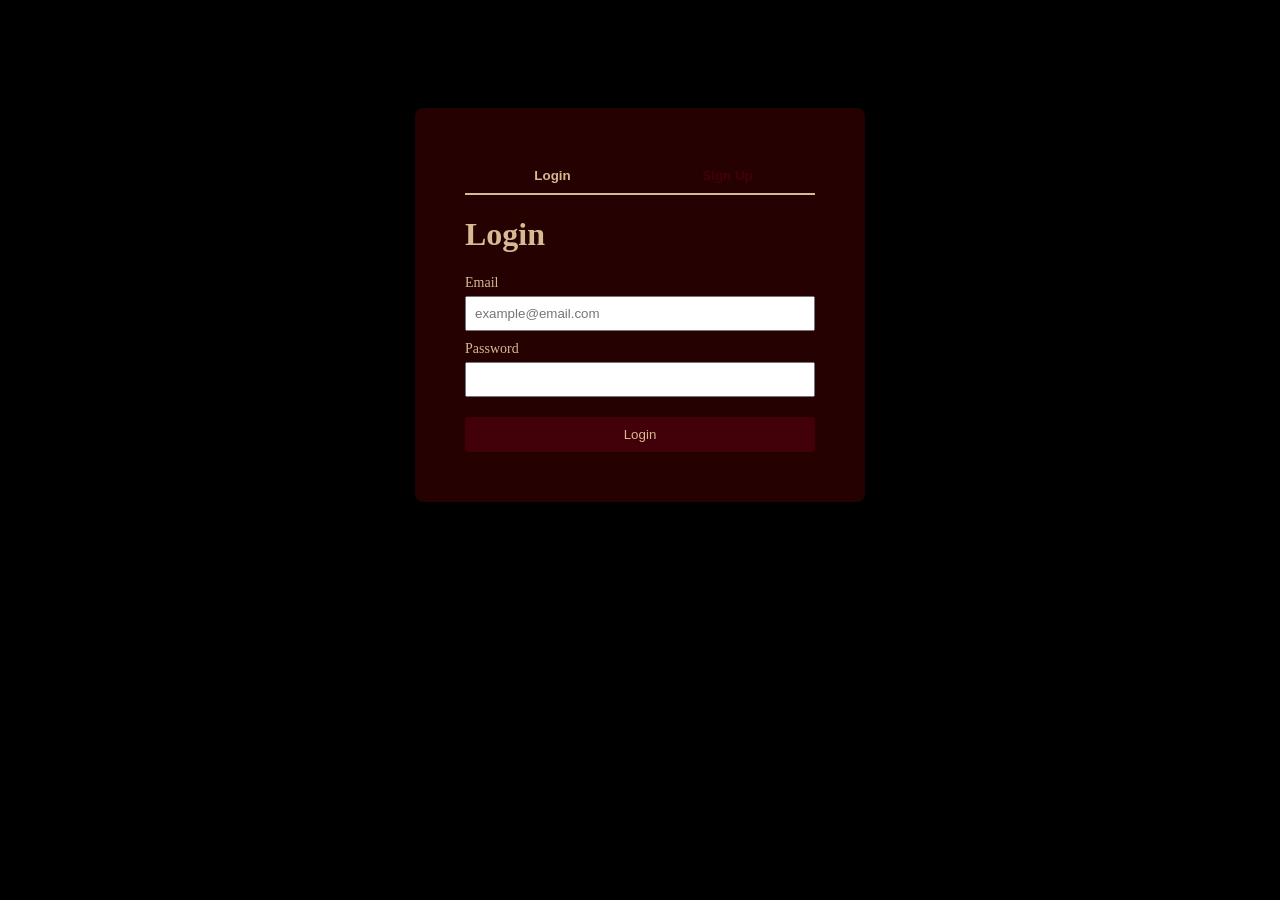
<file: Nelly/index.html>
<!DOCTYPE html>
<html>

<head>
    <title>Registration</title>
    <link rel="stylesheet" href="style.css">
    <script type="module" src="script.js"></script>
</head>

<body>
    <div class="form-container">
        <div class="tabs">
            <button class="tab-btn active" data-target="login-form">Login</button>
            <button class="tab-btn" data-target="signup-form">Sign Up</button>
        </div>

        <form id="login-form" class="tab-content active">
            <h1>Login</h1>
            <label>
                Email
                <input name="email" type="email" placeholder="example@email.com" required>
            </label>

            <label>
                Password
                <input name="password" type="password" required>
            </label>
            <button type="submit" class="submit-btn">Login</button>
        </form>
        <form id="signup-form" class="tab-content">
            <h1>Sign up</h1>

            <label>
                Email
                <input name="email" type="email" placeholder="example@email.com" required>
            </label>

            <label>
                Password
                <input name="password" type="password" required>
            </label>

            <label>
                First Name
                <input name="fname" type="text" placeholder="John" required>
            </label>

            <label>
                Last Name
                <input name="lname" type="text" placeholder="Smith" required>
            </label>

            <label>
                Role
                <select name="role" id="roles">
                    <option value="LECTURER">Lecturer</option>
                    <option value="STUDENT">Student</option>
                    <option value="MANAGER">Manager</option>
                </select>
            </label>

            <button type="submit" class="submit-btn">Sign up</button>
        </form>
    </div>
</body>

</html>
</file>
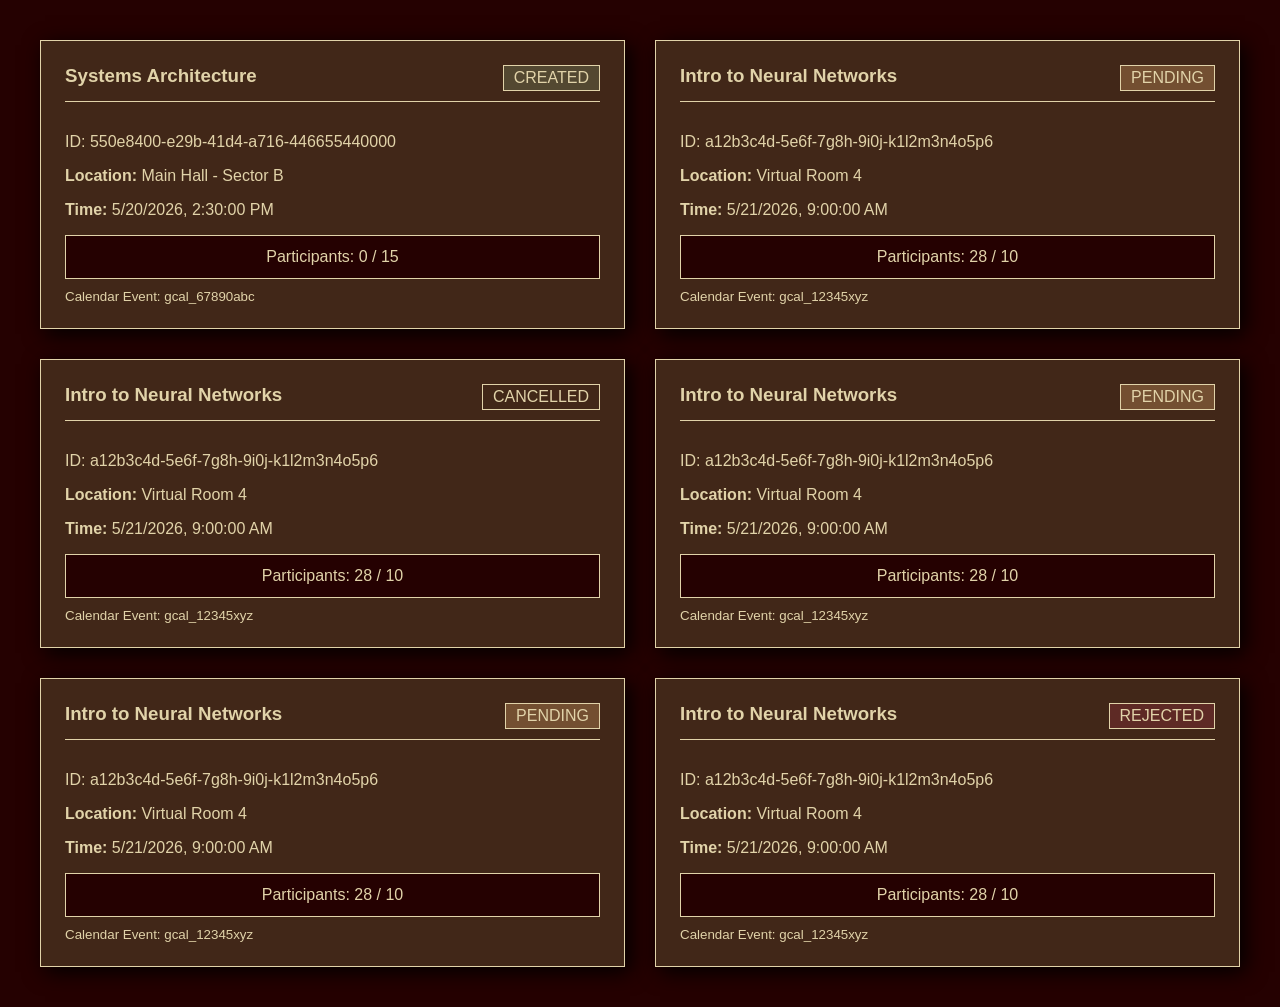
<file: Nelly/meet_view/index.html>
<html>

<head>
    <title>Meets</title>
    <link rel="stylesheet" href="./style.css">
    <script src="./scrypt.js"></script>
</head>

<body>
    <div id="meet-container" class="grid-layout">
    </div>
</body>

</html>
</file>
<file: Nelly/style.css>
/* colors
        #420109 
        #412718 
        #d9b992
        #250101
         */

    /* Container styling */
    body {
        background: black;
        justify-content: center;
        padding-top: 50px;
    }

    .form-container {
        width: 350px;
        margin: 50px auto;
        background: #250101;
        padding: 50px;
        border-radius: 8px;
        box-shadow: 0 4px 15px black;
    }

    .tab-content {
        display: none;
    }

    .tab-content.active {
        display: block;
    }

    .tabs {
        display: flex;
        margin-bottom: 20px;
        border-bottom: 2px solid #d9b992;
    }

    .tab-btn {
        flex: 1;
        padding: 10px;
        cursor: pointer;
        border: none;
        background: none;
        font-weight: bold;
        color: #420109;
        transition: 0.3s;
    }

    .tab-btn.active {
        color: #d9b992;
        border: none;
    }

    label {
        display: block;
        margin-top: 10px;
        font-size: 14px;
        color: #d9b992;
    }

    h1 {
        color: #d9b992;
    }

    input,
    select {
        width: 100%;
        padding: 8px;
        margin-top: 5px;
        box-sizing: border-box;
    }

    .submit-btn {
        width: 100%;
        margin-top: 20px;
        padding: 10px;
        background: #420109;
        color: #d9b992;
        border: none;
        border-radius: 4px;
        cursor: pointer;

    }

    button:hover {
        background-color: black;
    }
</file>
<file: Nelly/meet_view/style.css>
/*  #84592C 
    #412718 
    #E1D3A9 
    #250101 
*/

* {
    box-sizing: border-box;
}

body {
    background-color: #250101;
    color: #E1D3A9;
    font-family: Helvetica;
    margin: 0;
    padding: 40px 20px;
}

.grid-layout {
    display: grid;
    grid-template-columns: repeat(auto-fill, minmax(400px, 1fr));
    gap: 30px;
    max-width: 1200px;
    margin: 0 auto;
}

.meet-card {
    background-color: #412718;
    border: 1px solid #E1D3A9;
    padding: 24px;
    display: flex;
    flex-direction: column;
    transition: 0.3s;
    box-shadow: 5px 5px 20px black;
}

.meet-card:hover {
    transform: translateY(-5px);
    background-color: #420109;
}

.meet-header {
    border-bottom: 1px solid #E1D3A9;
    margin-bottom: 15px;
    padding-bottom: 10px;
    display: flex;
    justify-content: space-between;
}

.meet-header h3 {
    margin: 0;
    color: #E1D3A9;
}

.status-badge {
    color: #E1D3A9;
    border: 1px solid #E1D3A9;
    padding: 3px 10px;
    margin-left: 10px;
}

.status-created {
    background-color: #534831;
}

.status-pending {
    background-color: #734F31;
}

.status-rejected {
    background-color: #5E2A25;
}

.status-approved {
    background-color: #8F7C3A;
}

.status-canceled {
    background-color: #371E13;
}

.participant-box {
    margin-top: 15px;
    background-color: #250101;
    color: #E1D3A9;
    padding: 12px;
    margin-top: 10px;
    margin-bottom: 10px;
    border: 1px solid #E1D3A9;
    text-align: center;
}
</file>
